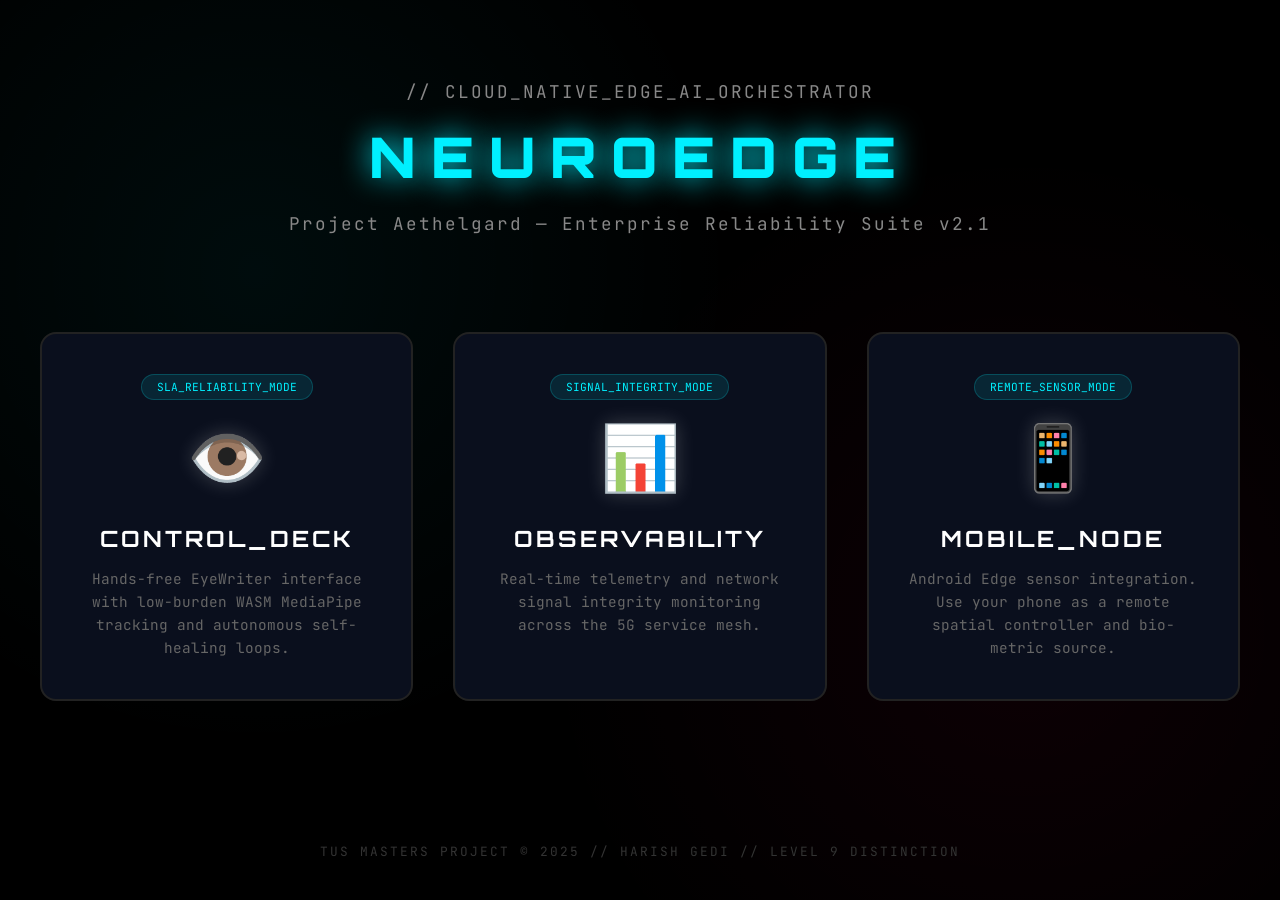
<file: frontend/index.html>
<!DOCTYPE html>
<html lang="en">
<head>
    <meta charset="UTF-8">
    <meta name="viewport" content="width=device-width, initial-scale=1.0">
    <title>NeuroEdge v2.1 | Enterprise Central Hub</title>
    <link href="https://fonts.googleapis.com/css2?family=JetBrains+Mono:wght@400;700&family=Orbitron:wght@400;700;900&display=swap" rel="stylesheet">
    <style>
        :root {
            --bg: #000;
            --panel: #0a0f1d;
            --cyan: #00f0ff;
            --magenta: #ff0055;
            --text: #fff;
            --glass: rgba(0, 240, 255, 0.05);
        }

        body {
            margin: 0;
            padding: 0;
            background: var(--bg);
            color: var(--text);
            font-family: 'JetBrains Mono', monospace;
            background-image: 
                radial-gradient(circle at 20% 30%, rgba(0, 240, 255, 0.05), transparent 40%),
                radial-gradient(circle at 80% 70%, rgba(255, 0, 85, 0.05), transparent 40%);
            min-height: 100vh;
            display: flex;
            flex-direction: column;
            align-items: center;
        }

        .hero {
            text-align: center;
            padding: 60px 20px;
            max-width: 1000px;
        }

        .hero h1 {
            font-family: 'Orbitron', sans-serif;
            font-size: 3.5rem;
            font-weight: 900;
            letter-spacing: 15px;
            margin: 0;
            color: var(--cyan);
            text-shadow: 0 0 30px var(--cyan);
            text-transform: uppercase;
        }

        .hero p {
            font-size: 1.1rem;
            color: #888;
            margin-top: 20px;
            letter-spacing: 2px;
        }

        .grid {
            display: grid;
            grid-template-columns: repeat(auto-fit, minmax(320px, 1fr));
            gap: 40px;
            width: 100%;
            max-width: 1200px;
            padding: 20px;
        }

        .portal-card {
            background: var(--panel);
            border: 2px solid #222;
            border-radius: 16px;
            padding: 40px;
            text-decoration: none;
            color: inherit;
            transition: 0.4s cubic-bezier(0.175, 0.885, 0.32, 1.275);
            display: flex;
            flex-direction: column;
            align-items: center;
            text-align: center;
            position: relative;
            overflow: hidden;
        }

        .portal-card:hover {
            transform: translateY(-10px);
            border-color: var(--cyan);
            box-shadow: 0 10px 40px rgba(0, 240, 255, 0.2);
        }

        .portal-card::before {
            content: '';
            position: absolute;
            top: 0; left: 0;
            width: 100%; height: 100%;
            background: linear-gradient(45deg, transparent, rgba(0, 240, 255, 0.03), transparent);
            transform: translateX(-100%);
            transition: 0.6s;
        }

        .portal-card:hover::before {
            transform: translateX(100%);
        }

        .icon {
            font-size: 4rem;
            margin-bottom: 25px;
            text-shadow: 0 0 20px rgba(255, 255, 255, 0.2);
        }

        .portal-card h2 {
            font-family: 'Orbitron', sans-serif;
            font-size: 1.4rem;
            margin: 0 0 15px 0;
            color: #fff;
            letter-spacing: 3px;
        }

        .portal-card p {
            color: #666;
            font-size: 0.9rem;
            line-height: 1.6;
            margin: 0;
        }

        .footer {
            margin-top: auto;
            padding: 40px;
            color: #333;
            font-size: 0.8rem;
            letter-spacing: 2px;
            text-transform: uppercase;
        }

        .badge {
            display: inline-block;
            padding: 5px 15px;
            background: rgba(0, 240, 255, 0.1);
            color: var(--cyan);
            border-radius: 20px;
            font-size: 0.7rem;
            margin-bottom: 15px;
            border: 1px solid rgba(0, 240, 255, 0.2);
        }
    </style>
</head>
<body>

    <div class="hero">
        <p>// CLOUD_NATIVE_EDGE_AI_ORCHESTRATOR</p>
        <h1>NEUROEDGE</h1>
        <p>Project Aethelgard &mdash; Enterprise Reliability Suite v2.1</p>
    </div>

    <div class="grid">
        <a href="eye_dashboard.html" class="portal-card">
            <div class="badge">SLA_RELIABILITY_MODE</div>
            <div class="icon">👁️</div>
            <h2>CONTROL_DECK</h2>
            <p>Hands-free EyeWriter interface with low-burden WASM MediaPipe tracking and autonomous self-healing loops.</p>
        </a>

        <a href="health_dashboard.html" class="portal-card">
            <div class="badge">SIGNAL_INTEGRITY_MODE</div>
            <div class="icon">📊</div>
            <h2>OBSERVABILITY</h2>
            <p>Real-time telemetry and network signal integrity monitoring across the 5G service mesh.</p>
        </a>

        <a href="mobile.html" class="portal-card">
            <div class="badge">REMOTE_SENSOR_MODE</div>
            <div class="icon">📱</div>
            <h2>MOBILE_NODE</h2>
            <p>Android Edge sensor integration. Use your phone as a remote spatial controller and bio-metric source.</p>
        </a>
    </div>

    <div class="footer">
        TUS MASTERS PROJECT &copy; 2025 // HARISH GEDI // LEVEL 9 DISTINCTION
    </div>

</body>
</html>
</file>
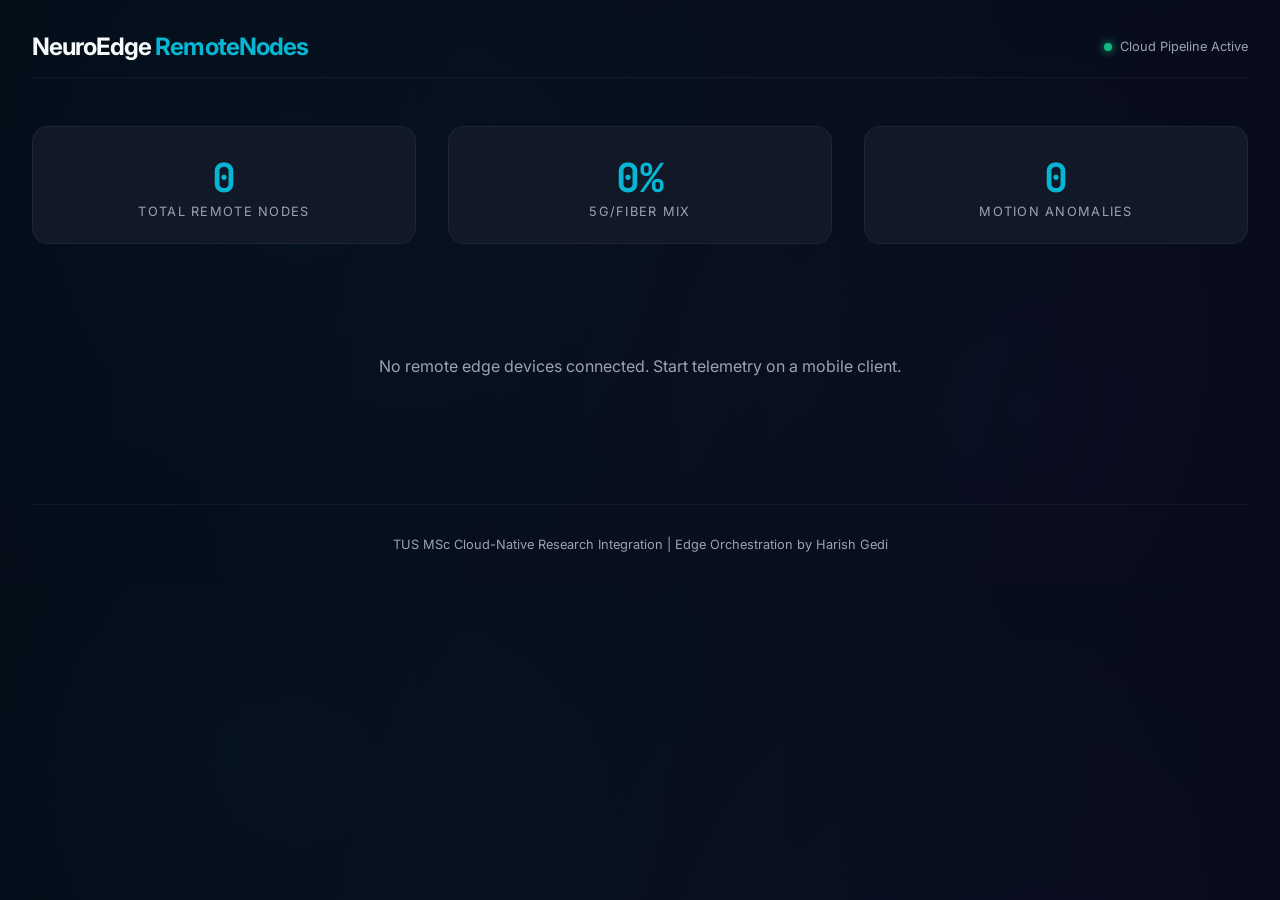
<file: frontend/edge_dashboard.html>
<!DOCTYPE html>
<html lang="en">
<head>
    <meta charset="UTF-8">
    <meta name="viewport" content="width=device-width, initial-scale=1.0">
    <title>NeuroEdge | Remote Node Dashboard</title>
    <link href="https://fonts.googleapis.com/css2?family=Inter:wght@300;400;600;700&family=JetBrains+Mono&display=swap" rel="stylesheet">
    <style>
        :root {
            --bg: #030712;
            --surface: #111827;
            --accent: #06b6d4;
            --accent-glow: rgba(6, 182, 212, 0.4);
            --danger: #ef4444;
            --success: #10b981;
            --text: #f9fafb;
            --text-dim: #9ca3af;
        }

        * { box-sizing: border-box; margin: 0; padding: 0; }
        body {
            font-family: 'Inter', sans-serif;
            background: var(--bg);
            color: var(--text);
            padding: 2rem;
            background-image: 
                radial-gradient(circle at 20% 30%, rgba(6,182,212,0.05), transparent),
                radial-gradient(circle at 80% 70%, rgba(139,92,246,0.05), transparent);
        }

        header {
            display: flex;
            justify-content: space-between;
            align-items: center;
            margin-bottom: 3rem;
            border-bottom: 1px solid rgba(255,255,255,0.05);
            padding-bottom: 1rem;
        }

        .logo { font-size: 1.5rem; font-weight: 700; letter-spacing: -0.04em; }
        .logo span { color: var(--accent); }

        .stats-summary {
            display: grid;
            grid-template-columns: repeat(3, 1fr);
            gap: 2rem;
            margin-bottom: 3rem;
        }

        .stat-card {
            background: var(--surface);
            padding: 1.5rem;
            border-radius: 16px;
            border: 1px solid rgba(255,255,255,0.05);
            text-align: center;
        }

        .stat-value { font-size: 2.5rem; font-weight: 700; font-family: 'JetBrains Mono'; color: var(--accent); }
        .stat-label { color: var(--text-dim); text-transform: uppercase; font-size: 0.8rem; letter-spacing: 0.1em; }

        .nodes-grid {
            display: grid;
            grid-template-columns: repeat(auto-fill, minmax(320px, 1fr));
            gap: 1.5rem;
        }

        .edge-card {
            background: var(--surface);
            border-radius: 16px;
            border: 1px solid rgba(6, 182, 212, 0.2);
            padding: 1.5rem;
            position: relative;
            overflow: hidden;
            transition: all 0.3s;
        }

        .edge-card:hover { border-color: var(--accent); transform: translateY(-4px); box-shadow: 0 12px 40px -12px var(--accent-glow); }

        .edge-card header { border: none; margin-bottom: 1rem; padding: 0; }
        .edge-card .node-status { display: flex; align-items: center; gap: 8px; font-size: 0.9rem; font-weight: 600; }
        .dot { width: 8px; height: 8px; border-radius: 50%; background: var(--success); box-shadow: 0 0 8px var(--success); }

        .metric-row { display: flex; justify-content: space-between; margin-bottom: 0.8rem; padding-bottom: 0.4rem; border-bottom: 1px solid rgba(255,255,255,0.03); }
        .metric-label { color: var(--text-dim); font-size: 0.85rem; }
        .metric-value { font-family: 'JetBrains Mono'; font-weight: 600; }

        .empty-state { text-align: center; color: var(--text-dim); padding: 4rem; grid-column: 1 / -1; }

        footer { margin-top: 4rem; text-align: center; font-size: 0.8rem; color: var(--text-dim); border-top: 1px solid rgba(255,255,255,0.05); padding-top: 2rem; }
    </style>
</head>
<body>

    <header>
        <div class="logo">NeuroEdge <span>RemoteNodes</span></div>
        <div id="connection-status" style="font-size: 0.8rem; color: var(--text-dim);">
            <span class="dot" style="display:inline-block; margin-right:4px;"></span> Cloud Pipeline Active
        </div>
    </header>

    <div class="stats-summary">
        <div class="stat-card">
            <div class="stat-value" id="val-total">0</div>
            <div class="stat-label">Total Remote Nodes</div>
        </div>
        <div class="stat-card">
            <div class="stat-value" id="val-5g">0%</div>
            <div class="stat-label">5G/Fiber Mix</div>
        </div>
        <div class="stat-card">
            <div class="stat-value" id="val-anom">0</div>
            <div class="stat-label">Motion Anomalies</div>
        </div>
    </div>

    <div class="nodes-grid" id="nodes-grid">
        <div class="empty-state">No remote edge devices connected. Start telemetry on a mobile client.</div>
    </div>

    <footer>
        TUS MSc Cloud-Native Research Integration | Edge Orchestration by Harish Gedi
    </footer>

    <script>
        const WS_URL = `ws://${location.host}/ws/edge-dashboard-${Date.now()}`;
        const grid = document.getElementById("nodes-grid");
        const nodes = {};

        function connect() {
            const ws = new WebSocket(WS_URL);
            ws.onmessage = (e) => {
                const msg = JSON.parse(e.data);
                if (msg.type === "EDGE_UPDATE") {
                    updateNode(msg.payload);
                }
            };
            ws.onclose = () => setTimeout(connect, 3000);
        }

        function updateNode(p) {
            nodes[p.node_id] = { ...p, last_update: Date.now() };
            render();
        }

        function render() {
            const ids = Object.keys(nodes).filter(i => Date.now() - nodes[i].last_update < 30000);
            document.getElementById("val-total").textContent = ids.length;
            
            const g5 = ids.filter(i => nodes[i].network === '5G').length;
            document.getElementById("val-5g").textContent = ids.length > 0 ? Math.round((g5/ids.length)*100) + "%" : "0%";

            if (ids.length === 0) {
                grid.innerHTML = '<div class="empty-state">No remote edge devices connected.</div>';
                return;
            }

            grid.innerHTML = ids.map(id => {
                const n = nodes[id];
                return `
                    <div class="edge-card">
                        <header>
                            <div class="node-status"><span class="dot"></span> ${id.toUpperCase()}</div>
                        </header>
                        <div class="metric-row">
                            <span class="metric-label">Network Type</span>
                            <span class="metric-value" style="color:var(--accent)">${n.network}</span>
                        </div>
                        <div class="metric-row">
                            <span class="metric-label">Latency (RTT)</span>
                            <span class="metric-value">${n.latency}ms</span>
                        </div>
                        <div class="metric-row">
                            <span class="metric-label">Battery Level</span>
                            <span class="metric-value">${n.battery}%</span>
                        </div>
                        <div class="metric-row">
                            <span class="metric-label">Motion Vector</span>
                            <span class="metric-value">${n.accel} G</span>
                        </div>
                    </div>
                `;
            }).join("");
        }

        connect();
    </script>
</body>
</html>
</file>
